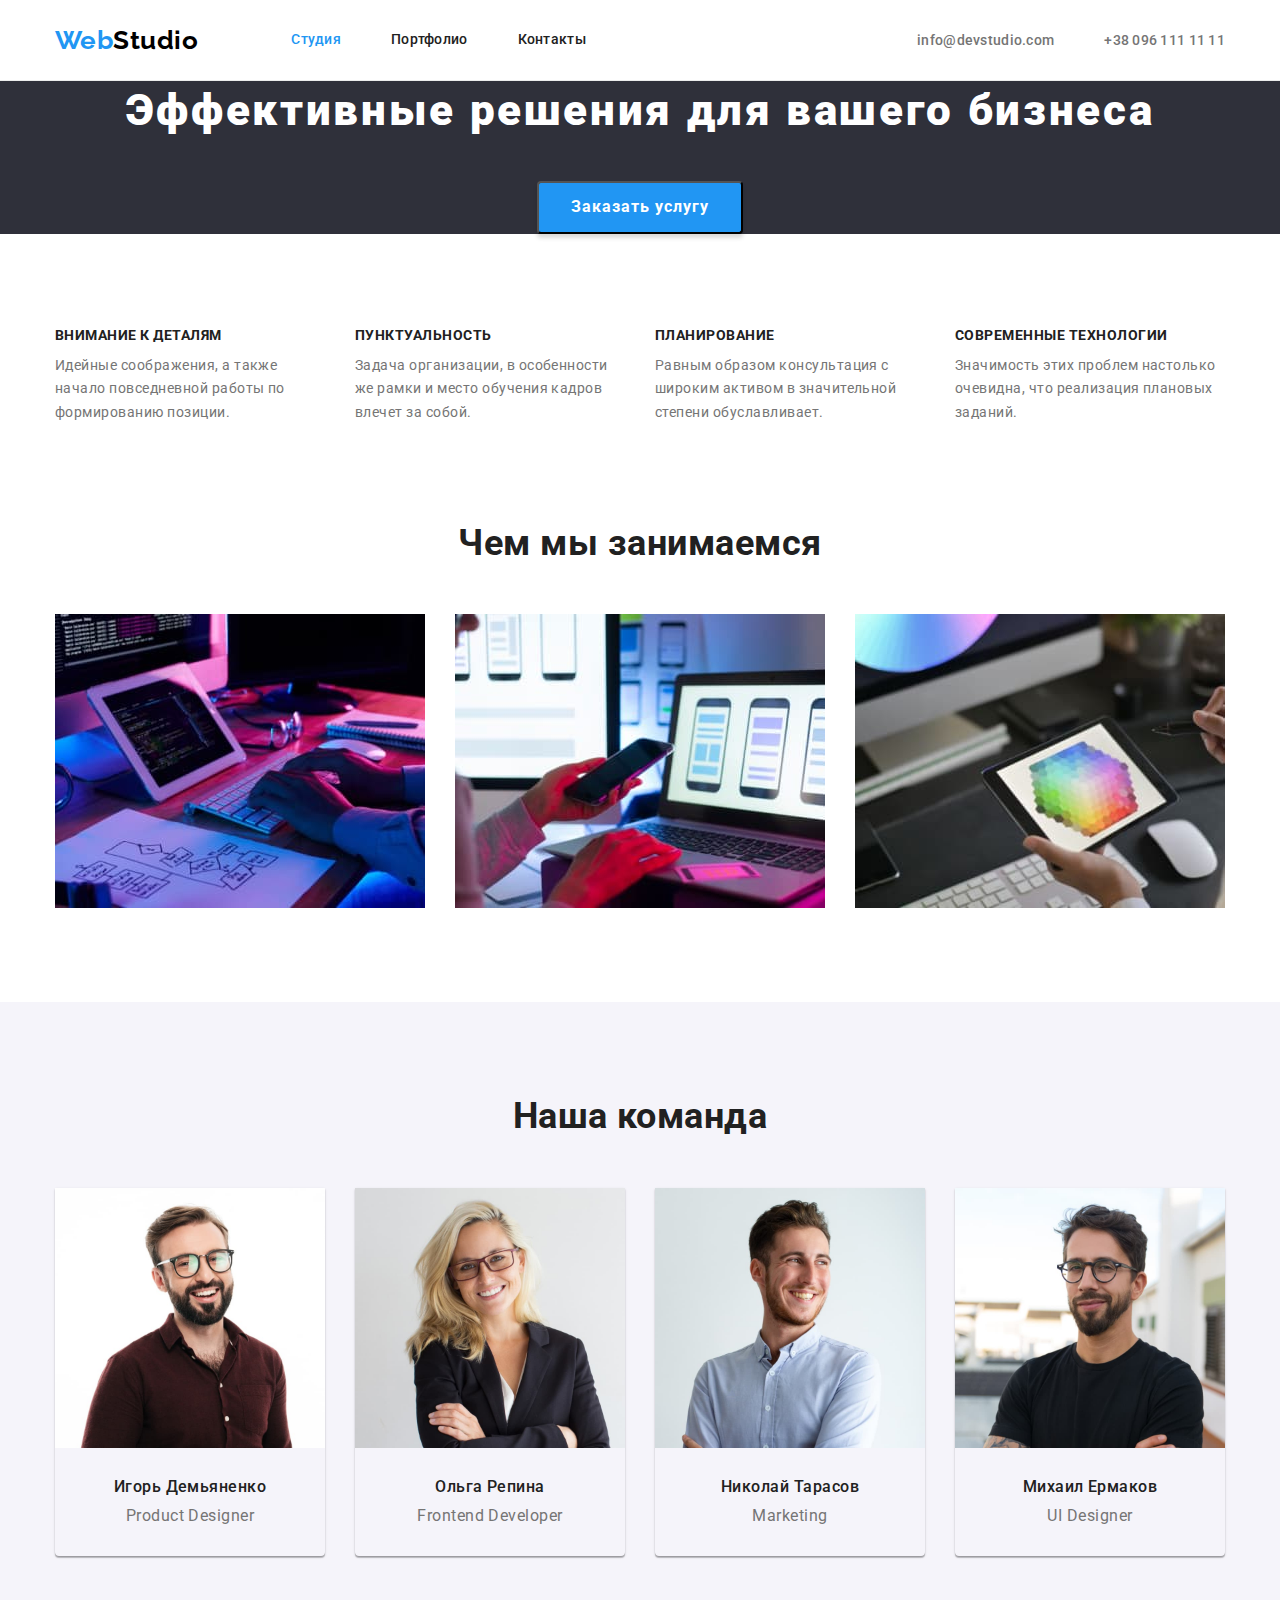
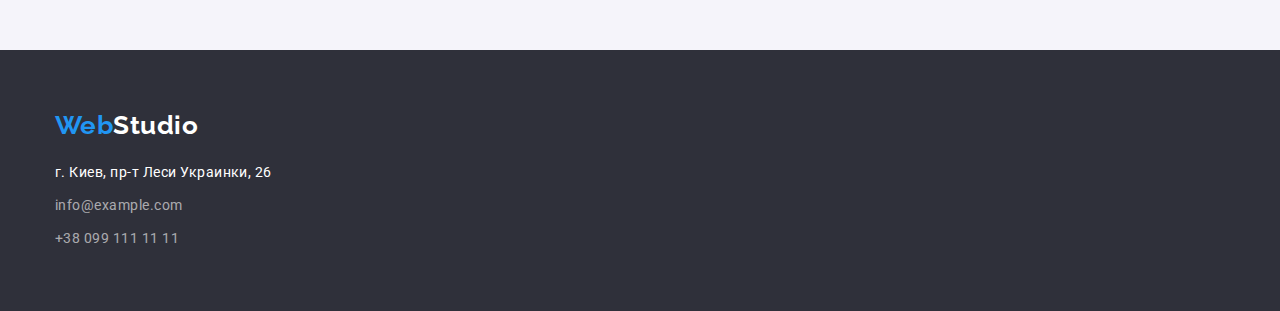
<file: index.html>
<!DOCTYPE html>
<html lang="ru">
  <head>
    <meta charset="UTF-8" />
    <meta http-equiv="X-UA-Compatible" content="IE=edge" />
    <meta name="viewport" content="width=device-width, initial-scale=1.0" />
    <title>WebStudio</title>
    <link rel="preconnect" href="https://fonts.googleapis.com" />
    <link rel="preconnect" href="https://fonts.gstatic.com" crossorigin />
    <link
      href="https://fonts.googleapis.com/css2?family=Raleway:wght@700&family=Roboto:wght@400;500;700;900&display=swap"
      rel="stylesheet"
    />
    <link rel="stylesheet" href="./modern-normalize.css" />
    <link rel="stylesheet" href="./css/styles.css" />
  </head>
  <body>
    <!-- шапка сайта-->
    <header class="page-header">
      <div class="container main-header">
        <nav class="main-header">
          <a class="logo-header" href="index.html"><span class="logo-accent">Web</span>Studio</a>
          <ul class="site-nav list">
            <li class="item"><a href="" class="link current">Студия</a></li>
            <li class="item"><a href="portfolio.html" class="link">Портфолио</a></li>
            <li class="item"><a href="" class="link">Контакты</a></li>
          </ul>
        </nav>

        <ul class="auth-nav list">
          <li class="item">
            <a href="mailto:info@devstudio.com" class="link">info@devstudio.com</a>
          </li>
          <li class="item"><a href="tel:+380961111111" class="link">+38 096 111 11 11</a></li>
        </ul>
      </div>
    </header>
    <main>
      <!-- Герой -->
      <section class="hero">
        <h1 class="hero-title">Эффективные решения для вашего бизнеса</h1>
        <button type="button" class="hero-button">Заказать услугу</button>
      </section>

      <!-- Преимущества -->
      <section class="section">
        <h2 class="visually-hidden">Наши преимущества</h2>
        <div class="container">
          <ul class="advantages-list list">
            <li class="item">
              <h3 class="advantages-title">Внимание к деталям</h3>
              <p class="advantages-text">
                Идейные соображения, а также начало повседневной работы по формированию позиции.
              </p>
            </li>
            <li class="item">
              <h3 class="advantages-title">Пунктуальность</h3>
              <p class="advantages-text">
                Задача организации, в особенности же рамки и место обучения кадров влечет за собой.
              </p>
            </li>
            <li class="item">
              <h3 class="advantages-title">Планирование</h3>
              <p class="advantages-text">
                Равным образом консультация с широким активом в значительной степени обуславливает.
              </p>
            </li>
            <li class="item">
              <h3 class="advantages-title">Современные технологии</h3>
              <p class="advantages-text">
                Значимость этих проблем настолько очевидна, что реализация плановых заданий.
              </p>
            </li>
          </ul>
        </div>
      </section>
      <!-- Чем мы занимаемся -->
      <section class="works-section">
        <div class="container">
          <h2 class="section-title">Чем мы занимаемся</h2>
          <ul class="works-list list">
            <li class="item">
              <img
                src="./images/box-1.jpg"
                alt="руки на клавиатуре печатают разметку"
                width="370"
                height="294"
              />
            </li>
            <li class="item">
              <img
                src="./images/box-2.jpg"
                alt="женщина за ноутбуком держит смартфон в руке "
                width="370"
                height="294"
              />
            </li>
            <li class="item">
              <img
                src="./images/box-3.jpg"
                alt="планшет с градиентом цветов в руке"
                width="370"
                height="294"
              />
            </li>
          </ul>
        </div>
      </section>
      <!-- Наша команда -->
      <section class="section team">
        <div class="container">
          <h2 class="section-title">Наша команда</h2>
          <ul class="team-list list">
            <li class="item">
              <div class="team-card">
                <div class="team-card-thumb">
                  <img
                    src="./images/command/1-igor.jpg"
                    alt="Мужчина в очках и бордовой рубашке"
                    width="270"
                    height="260"
                  />
                </div>
                <div class="team-card-content">
                  <h3 class="team-title">Игорь Демьяненко</h3>
                  <p lang="en" class="team-text">Product Designer</p>
                </div>
              </div>
            </li>
            <li class="item">
              <div class="team-card">
                <div class="team-card-thumb">
                  <img
                    src="./images/command/2-olga.jpg"
                    alt="Светловолосая женщина в очках"
                    width="270"
                    height="260"
                  />
                </div>
                <div class="team-card-content">
                  <h3 class="team-title">Ольга Репина</h3>
                  <p lang="en" class="team-text">Frontend Developer</p>
                </div>
              </div>
            </li>
            <li class="item">
              <div class="team-card">
                <div class="team-card-thumb">
                  <img
                    src="./images/command/3-nikolay.jpg"
                    alt="Мужчина в голубой рубашке"
                    width="270"
                  />
                </div>
                <div class="team-card-content">
                  <h3 class="team-title">Николай Тарасов</h3>
                  <p lang="en" class="team-text">Marketing</p>
                </div>
              </div>
            </li>
            <li class="item">
              <div class="team-card">
                <div class="team-card-thumb">
                  <img
                    src="./images/command/4-mihail.jpg"
                    alt="Мужчина в очках и черной футболке"
                    width="270"
                    height="260"
                  />
                </div>
                <div class="team-card-content">
                  <h3 class="team-title">Михаил Ермаков</h3>
                  <p lang="en" class="team-text">UI Designer</p>
                </div>
              </div>
            </li>
          </ul>
        </div>
      </section>
    </main>
    <!-- Футер -->
    <footer class="basement">
      <div class="container main-footer">
        <a class="logo-footer" href="index.html"><span class="logo-accent">Web</span>Studio</a>
        <address>
          <ul class="add list">
            <li class="item">
              <a
                href="https://goo.gl/maps/64KcN4ARRGodhjcC8"
                class="add-link"
                target="_blank"
                rel="noopener noreferrer nofollow"
              >
                г. Киев, пр-т Леси Украинки, 26</a
              >
            </li>
            <li class="item">
              <a href="mailto:info@example.com" class="link">info@example.com</a>
            </li>
            <li class="item">
              <a href="tel:+380991111111" class="link">+38 099 111 11 11</a>
            </li>
          </ul>
        </address>
      </div>
    </footer>
  </body>
</html>
</file>
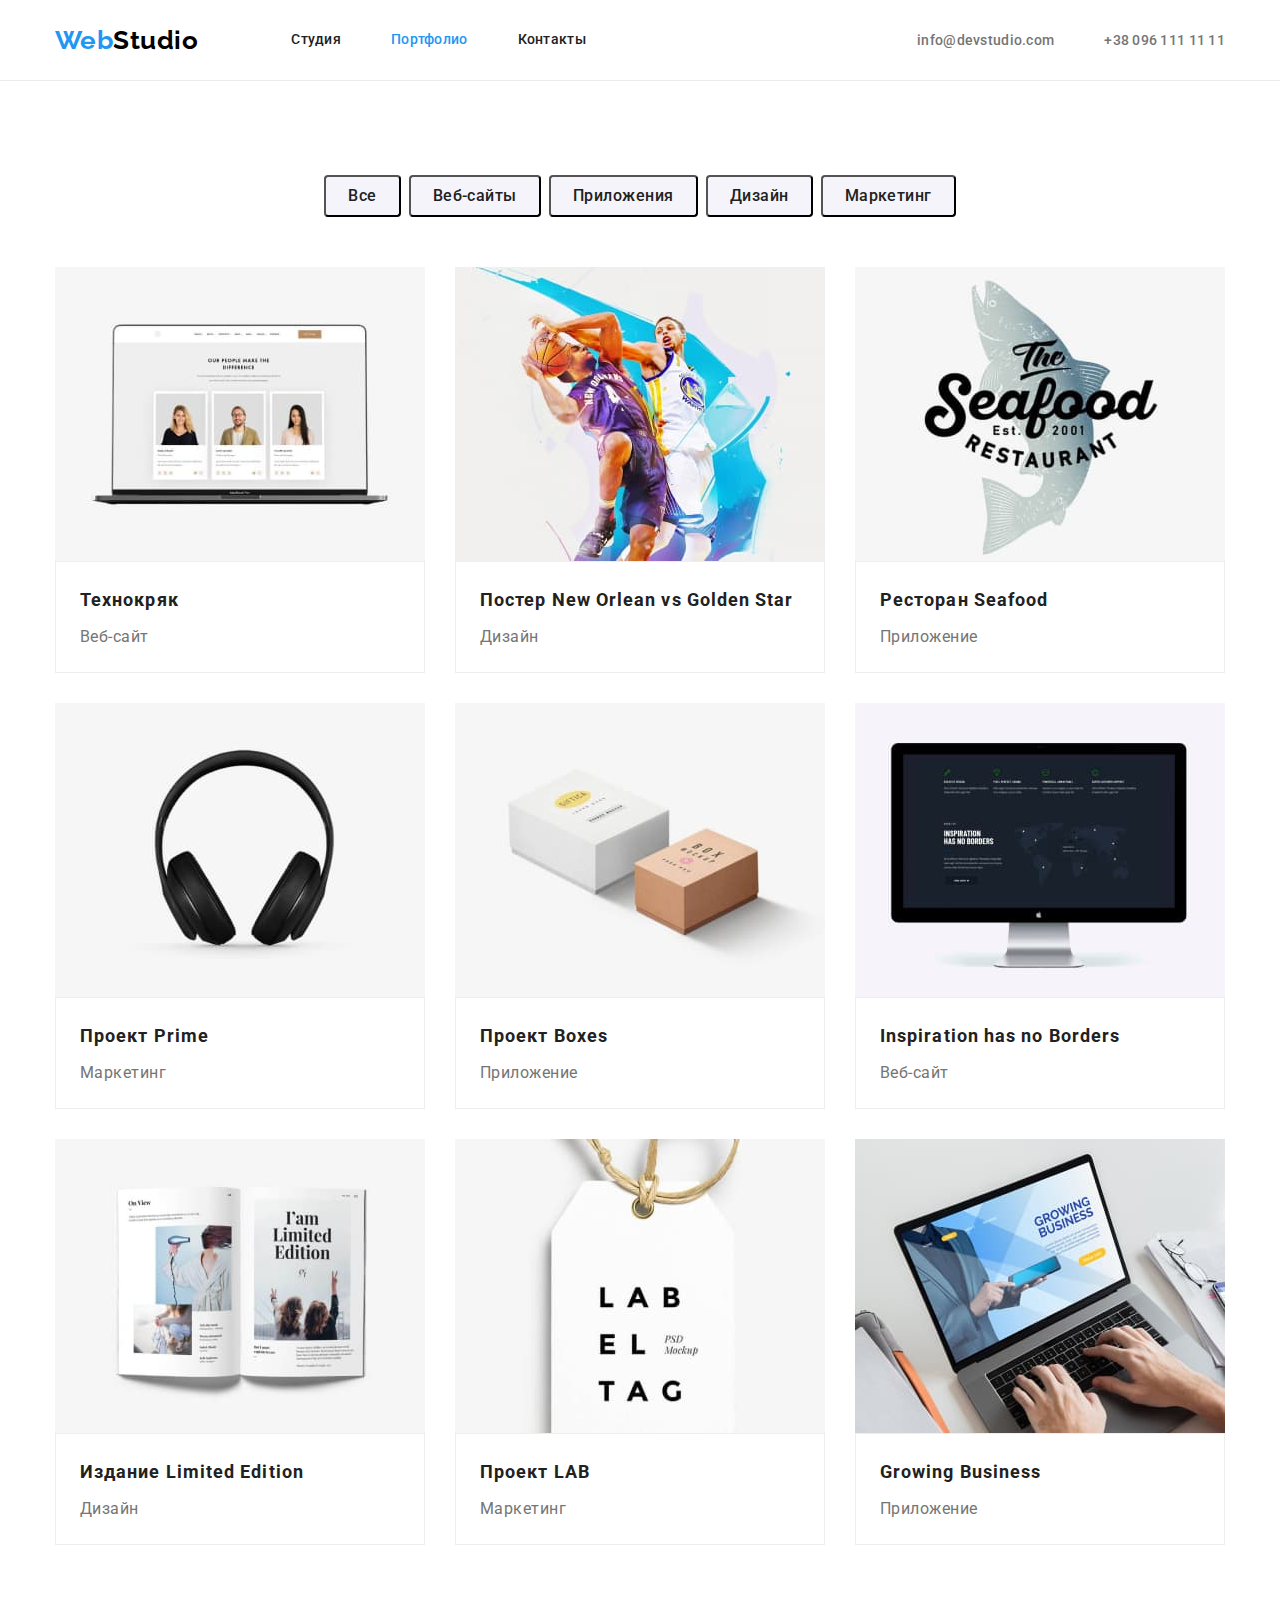
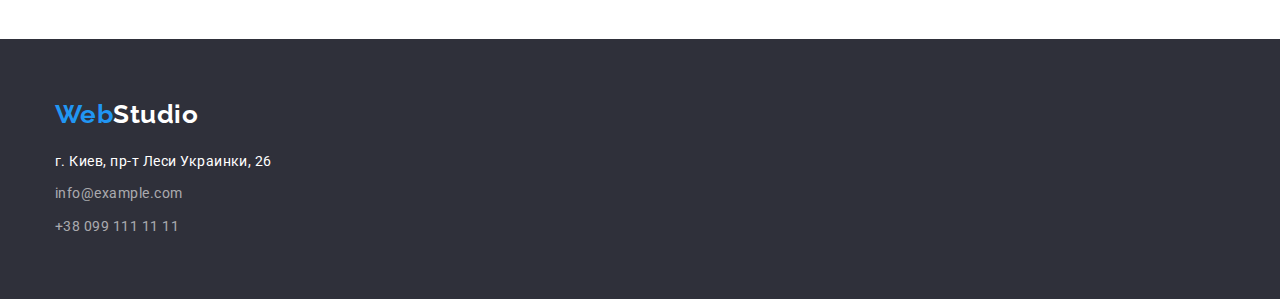
<file: portfolio.html>
<!DOCTYPE html>
<html lang="en">
  <head>
    <meta charset="UTF-8" />
    <meta http-equiv="X-UA-Compatible" content="IE=edge" />
    <meta name="viewport" content="width=device-width, initial-scale=1.0" />
    <title>Portfolio</title>
    <link rel="preconnect" href="https://fonts.googleapis.com" />
    <link rel="preconnect" href="https://fonts.gstatic.com" crossorigin />
    <link
      href="https://fonts.googleapis.com/css2?family=Raleway:wght@700&family=Roboto:wght@400;500;700;900&display=swap"
      rel="stylesheet"
    />
    <link rel="stylesheet" href="./modern-normalize.css" />
    <link rel="stylesheet" href="./css/styles.css" />
  </head>
  <body>
    <!-- шапка сайта-->
    <header class="page-header">
      <div class="container main-header">
        <nav class="main-header">
          <a class="logo-header" href="index.html"><span class="logo-accent">Web</span>Studio</a>
          <ul class="site-nav list">
            <li class="item"><a href="index.html" class="link">Студия</a></li>
            <li class="item"><a href="portfolio.html" class="link current">Портфолио</a></li>
            <li class="item"><a href="" class="link">Контакты</a></li>
          </ul>
        </nav>
        <ul class="auth-nav list">
          <li class="item">
            <a href="mailto:info@devstudio.com" class="link">info@devstudio.com</a>
          </li>
          <li class="item"><a href="tel:+380961111111" class="link">+38 096 111 11 11</a></li>
        </ul>
      </div>
    </header>
    <main>
      <section class="section">
        <h1 class="visually-hidden">Портфолио</h1>
        <div class="container">
          <ul class="filter list">
            <li class="item"><button type="button" class="filter-button">Все</button></li>
            <li class="item">
              <button type="button" class="filter-button">Веб-сайты</button>
            </li>
            <li class="item">
              <button type="button" class="filter-button">Приложения</button>
            </li>
            <li class="item"><button type="button" class="filter-button">Дизайн</button></li>
            <li class="item">
              <button type="button" class="filter-button">Маркетинг</button>
            </li>
          </ul>
          <ul class="exemples-list list">
            <li class="item">
              <a href="" class="work-exemples">
                <div class="card">
                  <div class="card-thumb">
                    <img src="./images/portfolio/img-1.jpg" alt="ноутбук" />
                  </div>
                  <div class="card-content">
                    <h2 class="portfolio-title">Технокряк</h2>
                    <p class="portfolio-text">Веб-сайт</p>
                  </div>
                </div>
              </a>
            </li>
            <li class="item">
              <a href="" class="work-exemples">
                <div class="card">
                  <div class="card-thumb">
                    <img src="./images/portfolio/img-2.jpg" alt="два баскетболиста" />
                  </div>
                  <div class="card-content">
                    <h2 class="portfolio-title">Постер New Orlean vs Golden Star</h2>
                    <p class="portfolio-text">Дизайн</p>
                  </div>
                </div>
              </a>
            </li>
            <li class="item">
              <a href="" class="work-exemples">
                <div class="card">
                  <div class="card-thumb">
                    <img src="./images/portfolio/img-3.jpg" alt="логотип рыбы" />
                  </div>
                  <div class="card-content">
                    <h2 class="portfolio-title">Ресторан Seafood</h2>
                    <p class="portfolio-text">Приложение</p>
                  </div>
                </div>
              </a>
            </li>
            <li class="item">
              <a href="" class="work-exemples">
                <div class="card">
                  <div class="card-thumb">
                    <img src="./images/portfolio/img-4.jpg" alt="наушники" />
                  </div>
                  <div class="card-content">
                    <h2 class="portfolio-title">Проект Prime</h2>
                    <p class="portfolio-text">Маркетинг</p>
                  </div>
                </div>
              </a>
            </li>
            <li class="item">
              <a href="" class="work-exemples">
                <div class="card">
                  <div class="card-thumb">
                    <img src="./images/portfolio/img-5.jpg" alt="две коробки" />
                  </div>
                  <div class="card-content">
                    <h2 class="portfolio-title">Проект Boxes</h2>
                    <p class="portfolio-text">Приложение</p>
                  </div>
                </div>
              </a>
            </li>
            <li class="item">
              <a href="" class="work-exemples">
                <div class="card">
                  <div class="card-thumb">
                    <img src="./images/portfolio/img-6.jpg" alt="монитор" />
                  </div>
                  <div class="card-content">
                    <h2 class="portfolio-title">Inspiration has no Borders</h2>
                    <p class="portfolio-text">Веб-сайт</p>
                  </div>
                </div>
              </a>
            </li>
            <li class="item">
              <a href="" class="work-exemples">
                <div class="card">
                  <div class="card-thumb">
                    <img src="./images/portfolio/img-7.jpg" alt="книга" />
                  </div>
                  <div class="card-content">
                    <h2 class="portfolio-title">Издание Limited Edition</h2>
                    <p class="portfolio-text">Дизайн</p>
                  </div>
                </div>
              </a>
            </li>
            <li class="item">
              <a href="" class="work-exemples">
                <div class="card">
                  <div class="card-thumb">
                    <img src="./images/portfolio/img-8.jpg" alt="бирка" />
                  </div>
                  <div class="card-content">
                    <h2 class="portfolio-title">Проект LAB</h2>
                    <p class="portfolio-text">Маркетинг</p>
                  </div>
                </div>
              </a>
            </li>
            <li class="item">
              <a href="" class="work-exemples">
                <div class="card">
                  <div class="card-thumb">
                    <img src="./images/portfolio/img-9.jpg" alt="руки пичатают на ноутбуке" />
                  </div>
                  <div class="card-content">
                    <h2 class="portfolio-title">Growing Business</h2>
                    <p class="portfolio-text">Приложение</p>
                  </div>
                </div>
              </a>
            </li>
          </ul>
        </div>
      </section>
    </main>
    <!-- Футер -->
    <footer class="basement">
      <div class="container main-footer">
        <a class="logo-footer" href="index.html"><span class="logo-accent">Web</span>Studio</a>
        <address>
          <ul class="add list">
            <li class="item">
              <a
                href="https://goo.gl/maps/64KcN4ARRGodhjcC8"
                class="add-link"
                target="_blank"
                rel="noopener noreferrer nofollow"
              >
                г. Киев, пр-т Леси Украинки, 26</a
              >
            </li>
            <li class="item">
              <a href="mailto:info@example.com" class="link">info@example.com</a>
            </li>
            <li class="item">
              <a href="tel:+380991111111" class="link">+38 099 111 11 11</a>
            </li>
          </ul>
        </address>
      </div>
    </footer>
  </body>
</html>
</file>
<file: css/styles.css>
/* основной цвет текста #757575 */
/* цвет заголовков #212121 */
/* акцент #2196F3 */
/* белый цвет текста #FFFFFF */
/* черный цвет лого #000000 */
/* цвет  фона нашей команды  #F5F4FA*/
/* цвет фона футера #2F303A */
/* цвет с прозрачностью rgba(255, 255, 255, 0.6); */

:root {
  --primary-text-color: #757575;
  --title-color: #212121;
  --accent-color: #2196f3;
  --primary-white-color: #ffffff;
  --logo-black-color: #000000;
  --background-color-command: #f5f4fa;
  --background-color-footer: #2f303a;
  --border-portfolio-color: #eeeeee;
  --box-shadow-color: 0px 1px 3px rgba(0, 0, 0, 0.12), 0px 1px 1px rgba(0, 0, 0, 0.14),
    0px 2px 1px rgba(0, 0, 0, 0.2);

  --main-gap: 30px;
}
body {
  margin: 0;
  color: var(--primary-text-color);
  background-color: var(--primary-white-color);

  font-family: 'Roboto', sans-serif;
  letter-spacing: 0.03em;
}
img {
  display: block;
  max-width: 100%;
  height: auto;
}
.container {
  margin-left: auto;
  margin-right: auto;
  width: 1200px;
  padding-left: 15px;
  padding-right: 15px;
}

.list {
  padding: 0;
  margin: 0;
  list-style: none;
}

.visually-hidden {
  position: absolute;
  white-space: nowrap;
  width: 1px;
  height: 1px;
  overflow: hidden;
  border: 0;
  padding: 0;
  clip: rect(0 0 0 0);
  clip-path: inset(50%);
  margin: -1px;
}

/* -------LOGO------ */

.logo-header,
.logo-footer {
  font-family: 'Raleway', cursive;
  font-weight: 700;
  font-size: 26px;
  line-height: 1.19;
  text-decoration: none;
}

.logo-header {
  margin-right: 93px;

  color: var(--logo-black-color);
}
.logo-accent {
  color: var(--accent-color);
}
.logo-footer {
  display: inline-block;
  margin-bottom: 20px;

  color: var(--primary-white-color);
}

/* ----------HEADER--------*/
.main-header {
  display: flex;
  align-items: center;
}
.site-nav {
  display: flex;
}

.site-nav .item:not(:last-child) {
  margin-right: 50px;
}

.site-nav .link {
  display: block;
  padding-top: 32px;
  padding-bottom: 32px;

  color: var(--title-color);
  font-weight: 500;
  font-size: 14px;
  line-height: 1.14;
  letter-spacing: 0.02em;
  text-decoration: none;
}
.site-nav .link:hover,
.site-nav .link:focus {
  color: var(--accent-color);
}
.site-nav .link.current {
  color: var(--accent-color);
}
/* -----------AUTH-NAV-------- */
.auth-nav {
  display: flex;
  margin-left: auto;
}
.auth-nav .item + .item {
  margin-left: 50px;
}
.auth-nav .link {
  color: var(--primary-text-color);
  font-weight: 500;
  font-size: 14px;
  line-height: 1.14;
  letter-spacing: 0.02em;
  text-decoration: none;
}
.auth-nav .link:hover,
.auth-nav .link:focus {
  color: var(--accent-color);
}
.page-header {
  background-color: var(--primary-white-color);
  border-bottom: 1px solid #ececec;
}
/*-------HERO--------*/

.hero {
  background-color: var(--background-color-footer);
  text-align: center;
}
.hero-title {
  margin-top: 0;
  margin-bottom: 40px;

  color: var(--primary-white-color);
  font-weight: 900;
  font-size: 44px;
  line-height: 1.36;
  letter-spacing: 0.06em;
}
.hero .hero-button {
  display: inline-block;
  padding: 10px 32px;

  color: var(--primary-white-color);
  background-color: var(--accent-color);
  box-shadow: 0px 4px 4px rgba(0, 0, 0, 0.15);

  font-weight: 700;
  font-size: 16px;
  line-height: 1.8;
  align-items: center;
  letter-spacing: 0.06em;
  border-radius: 4px;
  font-family: inherit;
  cursor: pointer;
}

/* основной контент */
.section {
  padding-top: 94px;
  padding-bottom: 94px;
}
.works-section {
  padding-top: 0;
  padding-bottom: 94px;
}
.section-title {
  margin-top: 0;
  margin-bottom: 50px;

  color: var(--title-color);

  font-weight: 700;
  font-size: 36px;
  line-height: 1.16;
  text-align: center;
}
.team-title,
.advantages-title,
.portfolio-title {
  margin-top: 0;
  margin-bottom: 10px;
  color: var(--title-color);

  font-weight: 700;
  font-size: 14px;
  line-height: 1.14;
}

/* ------ADVANTAGES-------- */
.advantages-list {
  display: flex;
}
.advantages-list > .item {
  flex-basis: calc(100% / 4);
}

.advantages-list > .item:not(:last-child) {
  margin-right: var(--main-gap);
}

.advantages-title {
  text-transform: uppercase;
}
.advantages-text {
  margin-top: 0;
  margin-bottom: 0;
  font-size: 14px;
  line-height: 1.71;
  height: 75px;
}
/* --------WORKS------- */
.works-list {
  display: flex;
  justify-content: space-between;
}
/* --------TEAM------- */
.team-list .item:not(:last-child) {
  margin-right: var(--main-gap);
}
.team-list {
  display: flex;
}
.team-card {
  box-shadow: var(--box-shadow-color);
  border-radius: 0px 0px 4px 4px;
}
.team-card-content {
  text-align: center;
  padding-top: var(--main-gap);
  padding-bottom: var(--main-gap);
}
.team-title {
  font-weight: 500;
  font-size: 16px;
  line-height: 1.18;
}
.team {
  background-color: var(--background-color-command);
}
.team-text {
  margin-top: 0;
  margin-bottom: 0;
  font-size: 16px;
  line-height: 1.18;
}

/* -----------FOOTER--------  */
.main-footer {
  padding-top: 60px;
  padding-bottom: 60px;
}

.add {
  font-style: normal;
}
.add > .item:not(:last-child) {
  margin-bottom: 9px;
}

.add .link {
  color: rgba(255, 255, 255, 0.6);

  font-size: 14px;
  line-height: 1.71;
  text-decoration: none;
}
.add .add-link {
  color: var(--primary-white-color);

  font-size: 14px;
  line-height: 1.71;
  text-decoration: none;
}
.basement {
  background-color: var(--background-color-footer);
}
/*-----------FILTER--------- */
.filter {
  display: flex;
  justify-content: center;
}
.filter > .item:not(:last-child) {
  margin-right: 8px;
}
.filter-button {
  font-family: inherit;
  cursor: pointer;
  padding: 6px 22px;
  margin-bottom: 50px;

  color: var(--title-color);
  background-color: var(--background-color-command);

  font-weight: 500;
  font-size: 16px;
  line-height: 1.62;
  border-radius: 4px;
  text-align: center;
  letter-spacing: 0.03em;
}
.filter-button:hover,
.filter-button:focus {
  color: var(--primary-white-color);
  background-color: var(--accent-color);
}
.exemples-list {
  display: flex;
  flex-wrap: wrap;

  margin-right: calc(-1 * var(--main-gap));
  margin-bottom: calc(-1 * var(--main-gap));
}
.exemples-list > .item {
  margin-right: var(--main-gap);
  margin-bottom: var(--main-gap);
}

.card-content {
  padding: 20px 24px;
  border: 1px solid var(--border-portfolio-color);
}
.portfolio-title {
  margin-top: 0;
  margin-bottom: 4px;
  font-size: 18px;
  line-height: 2;
  letter-spacing: 0.06em;
}

.portfolio-text {
  margin-top: 0;
  margin-bottom: 0;
  font-size: 16px;
  line-height: 1.87;
  color: var(--primary-text-color);
}
.work-exemples {
  text-decoration: none;
}
</file>
